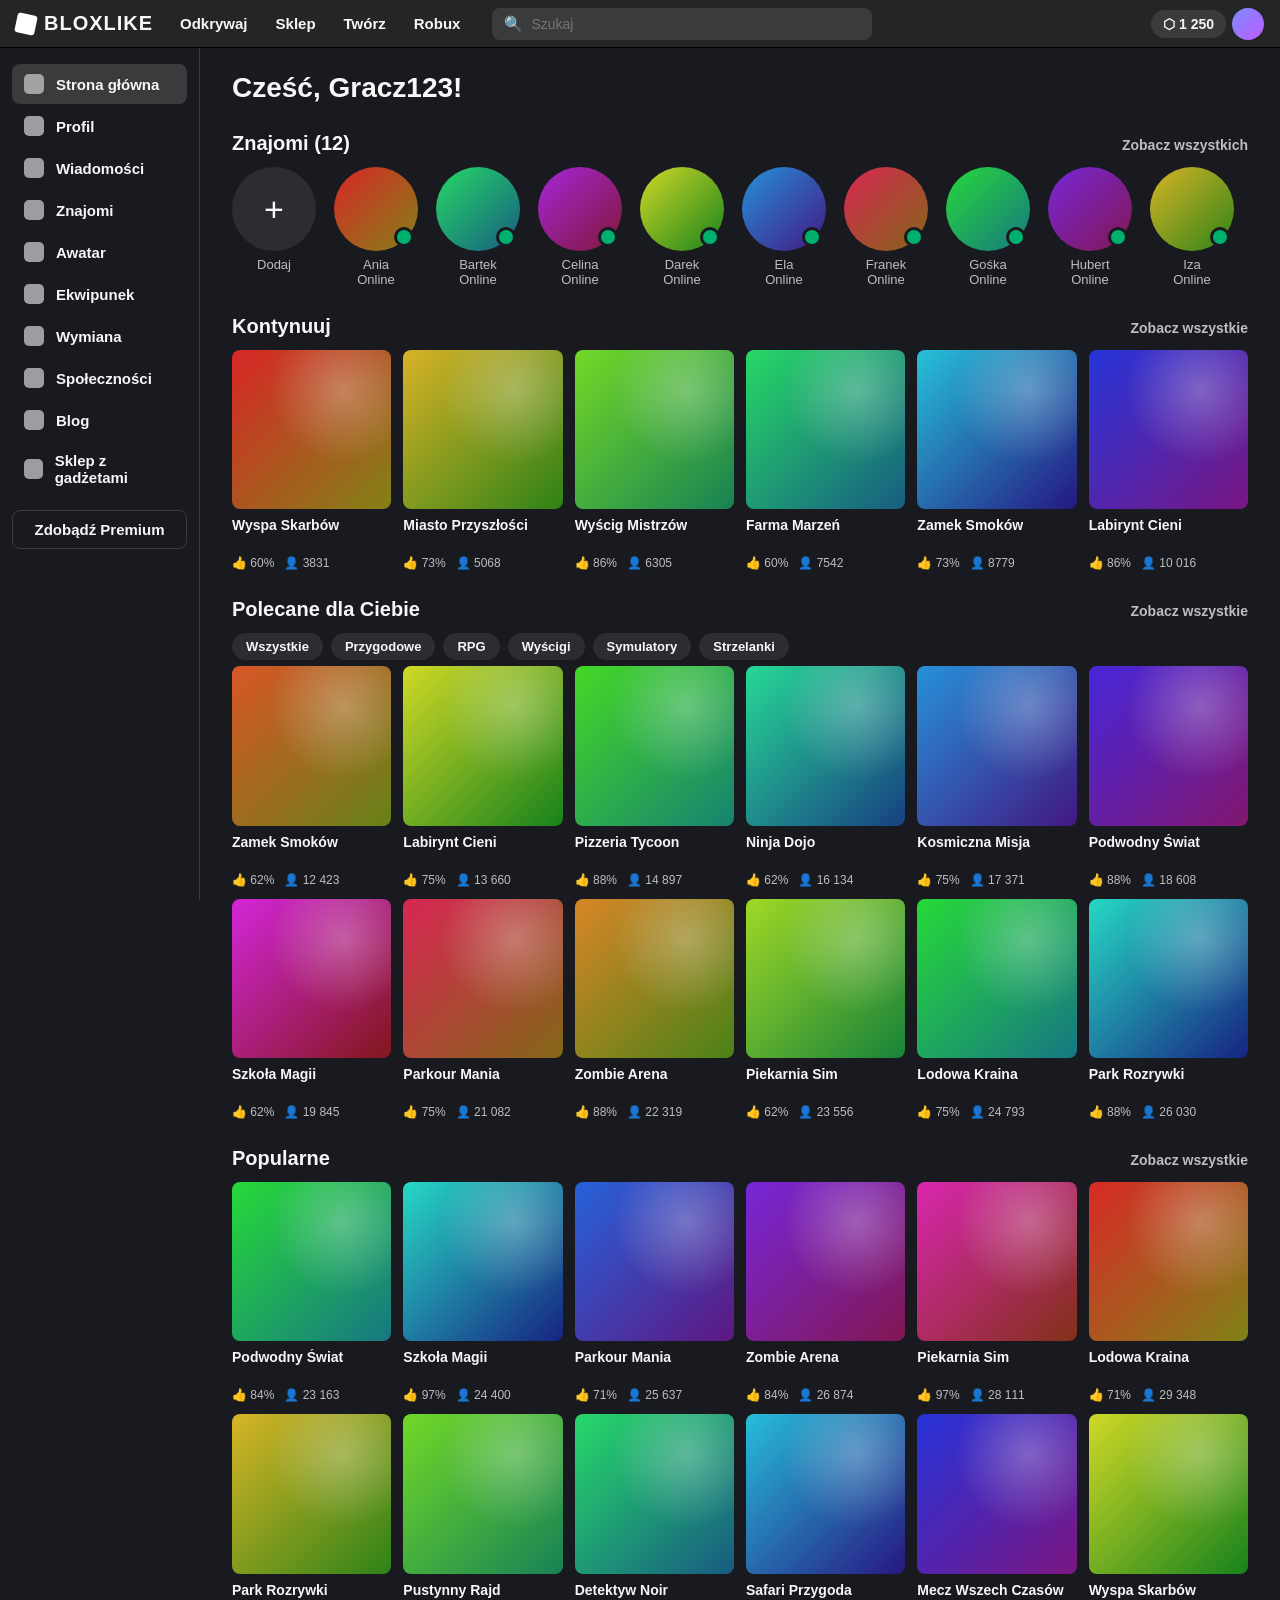
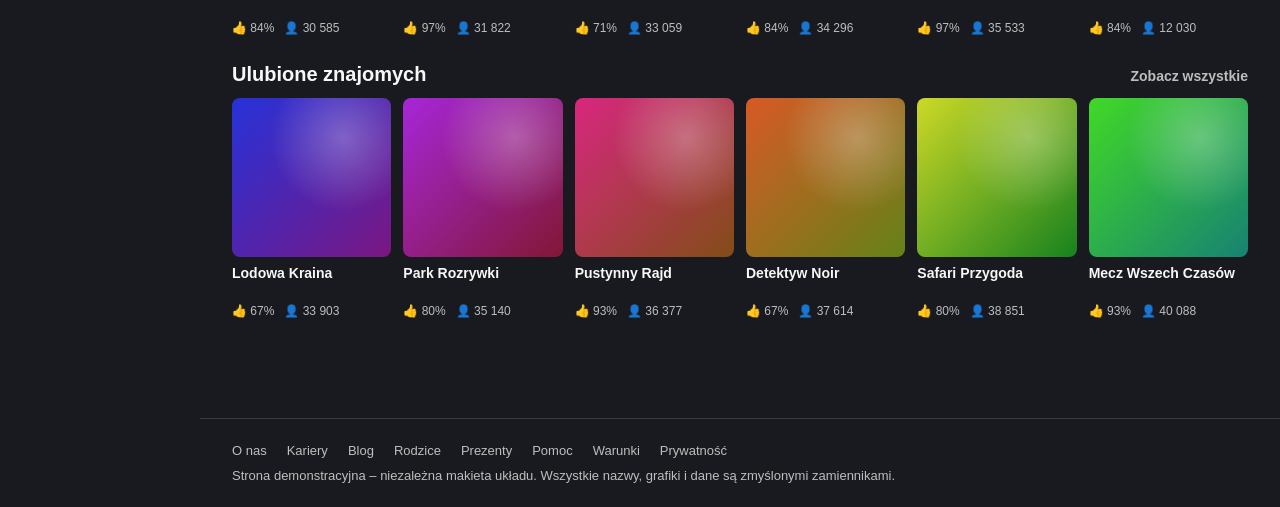
<file: RobloxHome/index.html>
<!DOCTYPE html>
<html lang="pl">
<head>
<meta charset="utf-8">
<meta name="viewport" content="width=device-width, initial-scale=1">
<title>Strona główna – kopia układu (standalone)</title>
<style>
:root{
  --bg:#191a1f; --nav:#232527; --side:#191a1f; --card:#2b2d31; --hover:#393b3d;
  --text:#f7f7f8; --muted:#bdbebe; --blue:#335fff; --green:#00b06f; --line:#393b3d;
}
*{box-sizing:border-box;margin:0;padding:0}
body{font-family:"Builder Sans","Segoe UI",Helvetica,Arial,sans-serif;background:var(--bg);color:var(--text);font-size:15px}
a{color:inherit;text-decoration:none}
/* top bar */
header{position:fixed;top:0;left:0;right:0;height:48px;background:var(--nav);display:flex;align-items:center;gap:6px;padding:0 16px;border-bottom:1px solid #000;z-index:10}
.logo{font-weight:900;letter-spacing:1px;font-size:20px;width:144px;display:flex;align-items:center;gap:8px}
.logo i{width:20px;height:20px;background:#fff;transform:rotate(12deg);display:inline-block;border-radius:3px}
header nav a{padding:8px 14px;border-radius:6px;font-weight:600}
header nav a:hover{background:var(--hover)}
.search{margin-left:12px;flex:0 1 380px;background:#393b3d;border-radius:8px;padding:7px 12px;color:var(--muted);display:flex;gap:8px}
.search input{background:none;border:0;outline:0;color:var(--text);width:100%;font-size:14px}
.spacer{flex:1}
.pill{background:var(--hover);padding:6px 12px;border-radius:20px;font-weight:600;font-size:14px}
.avatar{width:32px;height:32px;border-radius:50%;background:linear-gradient(135deg,#7a8cff,#c05bff)}
/* sidebar */
aside{position:fixed;top:48px;bottom:0;left:0;width:200px;background:var(--side);padding:16px 12px;border-right:1px solid var(--line);overflow:auto}
aside a{display:flex;align-items:center;gap:12px;padding:10px 12px;border-radius:8px;font-weight:600;margin-bottom:2px}
aside a:hover,aside a.active{background:var(--hover)}
aside a b{width:20px;height:20px;border-radius:5px;background:var(--muted);opacity:.8}
aside .prem{display:block;margin:14px 0 6px;padding:10px;border:1px solid var(--line);border-radius:8px;text-align:center;font-weight:700}
aside .prem:hover{background:var(--hover)}
/* main */
main{margin:48px 0 0 200px;padding:24px 32px 60px;max-width:1280px}
h1{font-size:28px;margin-bottom:20px}
h2{font-size:20px;font-weight:700;margin:28px 0 12px;display:flex;justify-content:space-between;align-items:baseline}
h2 a{font-size:14px;color:var(--muted);font-weight:600}
.friends{display:flex;gap:18px;overflow:hidden}
.friend{text-align:center;width:84px;flex:none}
.friend .pic{width:84px;height:84px;border-radius:50%;margin-bottom:6px;position:relative}
.friend .pic::after{content:"";position:absolute;right:4px;bottom:4px;width:14px;height:14px;border-radius:50%;background:var(--green);border:3px solid var(--bg)}
.friend.add .pic{background:var(--card);display:grid;place-items:center;font-size:34px}
.friend.add .pic::after{display:none}
.friend span{font-size:13px;color:var(--muted);display:block;white-space:nowrap;overflow:hidden;text-overflow:ellipsis}
.row{display:grid;grid-template-columns:repeat(auto-fill,minmax(150px,1fr));gap:12px}
.game{cursor:pointer}
.thumb{aspect-ratio:1;border-radius:8px;margin-bottom:8px;transition:transform .15s;position:relative;overflow:hidden}
.game:hover .thumb{transform:scale(1.03)}
.thumb::after{content:"";position:absolute;inset:0;background:radial-gradient(circle at 70% 25%,rgba(255,255,255,.28),transparent 45%)}
.game .t{font-weight:600;font-size:14px;line-height:1.25;height:35px;overflow:hidden}
.game .r{color:var(--muted);font-size:12px;margin-top:4px;display:flex;gap:10px}
.sorts{display:flex;gap:8px;flex-wrap:wrap;margin-bottom:6px}
.sorts span{background:var(--card);padding:6px 14px;border-radius:20px;font-size:13px;font-weight:600;cursor:pointer}
.sorts span:hover{background:var(--hover)}
footer{margin:40px 0 0 200px;padding:24px 32px;border-top:1px solid var(--line);color:var(--muted);font-size:13px}
footer .links{display:flex;gap:20px;flex-wrap:wrap;margin-bottom:10px}
footer .links a:hover{color:var(--text)}
</style>
</head>
<body>
<header>
  <div class="logo"><i></i>BLOXLIKE</div>
  <nav><a href="#">Odkrywaj</a><a href="#">Sklep</a><a href="#">Twórz</a><a href="#">Robux</a></nav>
  <div class="search">🔍 <input id="q" placeholder="Szukaj"></div>
  <div class="spacer"></div>
  <span class="pill">⬡ 1 250</span>
  <div class="avatar"></div>
</header>

<aside>
  <a class="active" href="#"><b></b>Strona główna</a>
  <a href="#"><b></b>Profil</a>
  <a href="#"><b></b>Wiadomości</a>
  <a href="#"><b></b>Znajomi</a>
  <a href="#"><b></b>Awatar</a>
  <a href="#"><b></b>Ekwipunek</a>
  <a href="#"><b></b>Wymiana</a>
  <a href="#"><b></b>Społeczności</a>
  <a href="#"><b></b>Blog</a>
  <a href="#"><b></b>Sklep z gadżetami</a>
  <a class="prem" href="#">Zdobądź Premium</a>
</aside>

<main>
  <h1 id="hello">Cześć, Gracz123!</h1>

  <h2>Znajomi (12) <a href="#">Zobacz wszystkich</a></h2>
  <div class="friends" id="friends"></div>

  <h2>Kontynuuj <a href="#">Zobacz wszystkie</a></h2>
  <div class="row" id="continue"></div>

  <h2>Polecane dla Ciebie <a href="#">Zobacz wszystkie</a></h2>
  <div class="sorts"><span>Wszystkie</span><span>Przygodowe</span><span>RPG</span><span>Wyścigi</span><span>Symulatory</span><span>Strzelanki</span></div>
  <div class="row" id="rec"></div>

  <h2>Popularne <a href="#">Zobacz wszystkie</a></h2>
  <div class="row" id="pop"></div>

  <h2>Ulubione znajomych <a href="#">Zobacz wszystkie</a></h2>
  <div class="row" id="fav"></div>
</main>

<footer>
  <div class="links"><a href="#">O nas</a><a href="#">Kariery</a><a href="#">Blog</a><a href="#">Rodzice</a><a href="#">Prezenty</a><a href="#">Pomoc</a><a href="#">Warunki</a><a href="#">Prywatność</a></div>
  Strona demonstracyjna – niezależna makieta układu. Wszystkie nazwy, grafiki i dane są zmyślonymi zamiennikami.
</footer>

<script>
const names=["Wyspa Skarbów","Miasto Przyszłości","Wyścig Mistrzów","Farma Marzeń","Zamek Smoków","Labirynt Cieni","Pizzeria Tycoon","Ninja Dojo","Kosmiczna Misja","Podwodny Świat","Szkoła Magii","Parkour Mania","Zombie Arena","Piekarnia Sim","Lodowa Kraina","Park Rozrywki","Pustynny Rajd","Detektyw Noir","Safari Przygoda","Mecz Wszech Czasów"];
const hues=n=>`linear-gradient(135deg,hsl(${(n*47)%360} 70% 50%),hsl(${(n*47+60)%360} 70% 30%))`;
function row(id,start,count){
  document.getElementById(id).innerHTML=Array.from({length:count},(_,i)=>{
    const n=(start+i)%names.length, likes=60+((n*13+start*7)%39), pl=((n+3)*1237+start*911)%48000+120;
    return `<div class="game"><div class="thumb" style="background:${hues(n+start)}"></div>
      <div class="t">${names[n]}</div><div class="r"><span>👍 ${likes}%</span><span>👤 ${pl.toLocaleString("pl-PL")}</span></div></div>`;
  }).join("");
}
row("continue",0,6);row("rec",4,12);row("pop",9,12);row("fav",14,6);
const fn=["Ania","Bartek","Celina","Darek","Ela","Franek","Gośka","Hubert","Iza","Jacek"];
document.getElementById("friends").innerHTML=
 `<div class="friend add"><div class="pic">+</div><span>Dodaj</span></div>`+
 fn.map((f,i)=>`<div class="friend"><div class="pic" style="background:${hues(i*3)}"></div><span>${f}</span><span>Online</span></div>`).join("");
document.getElementById("q").addEventListener("keydown",e=>{
  if(e.key==="Enter"){const v=e.target.value.toLowerCase();
    document.querySelectorAll(".game").forEach(g=>g.style.display=g.querySelector(".t").textContent.toLowerCase().includes(v)?"":"none");}
});
</script>
</body>
</html>
</file>
